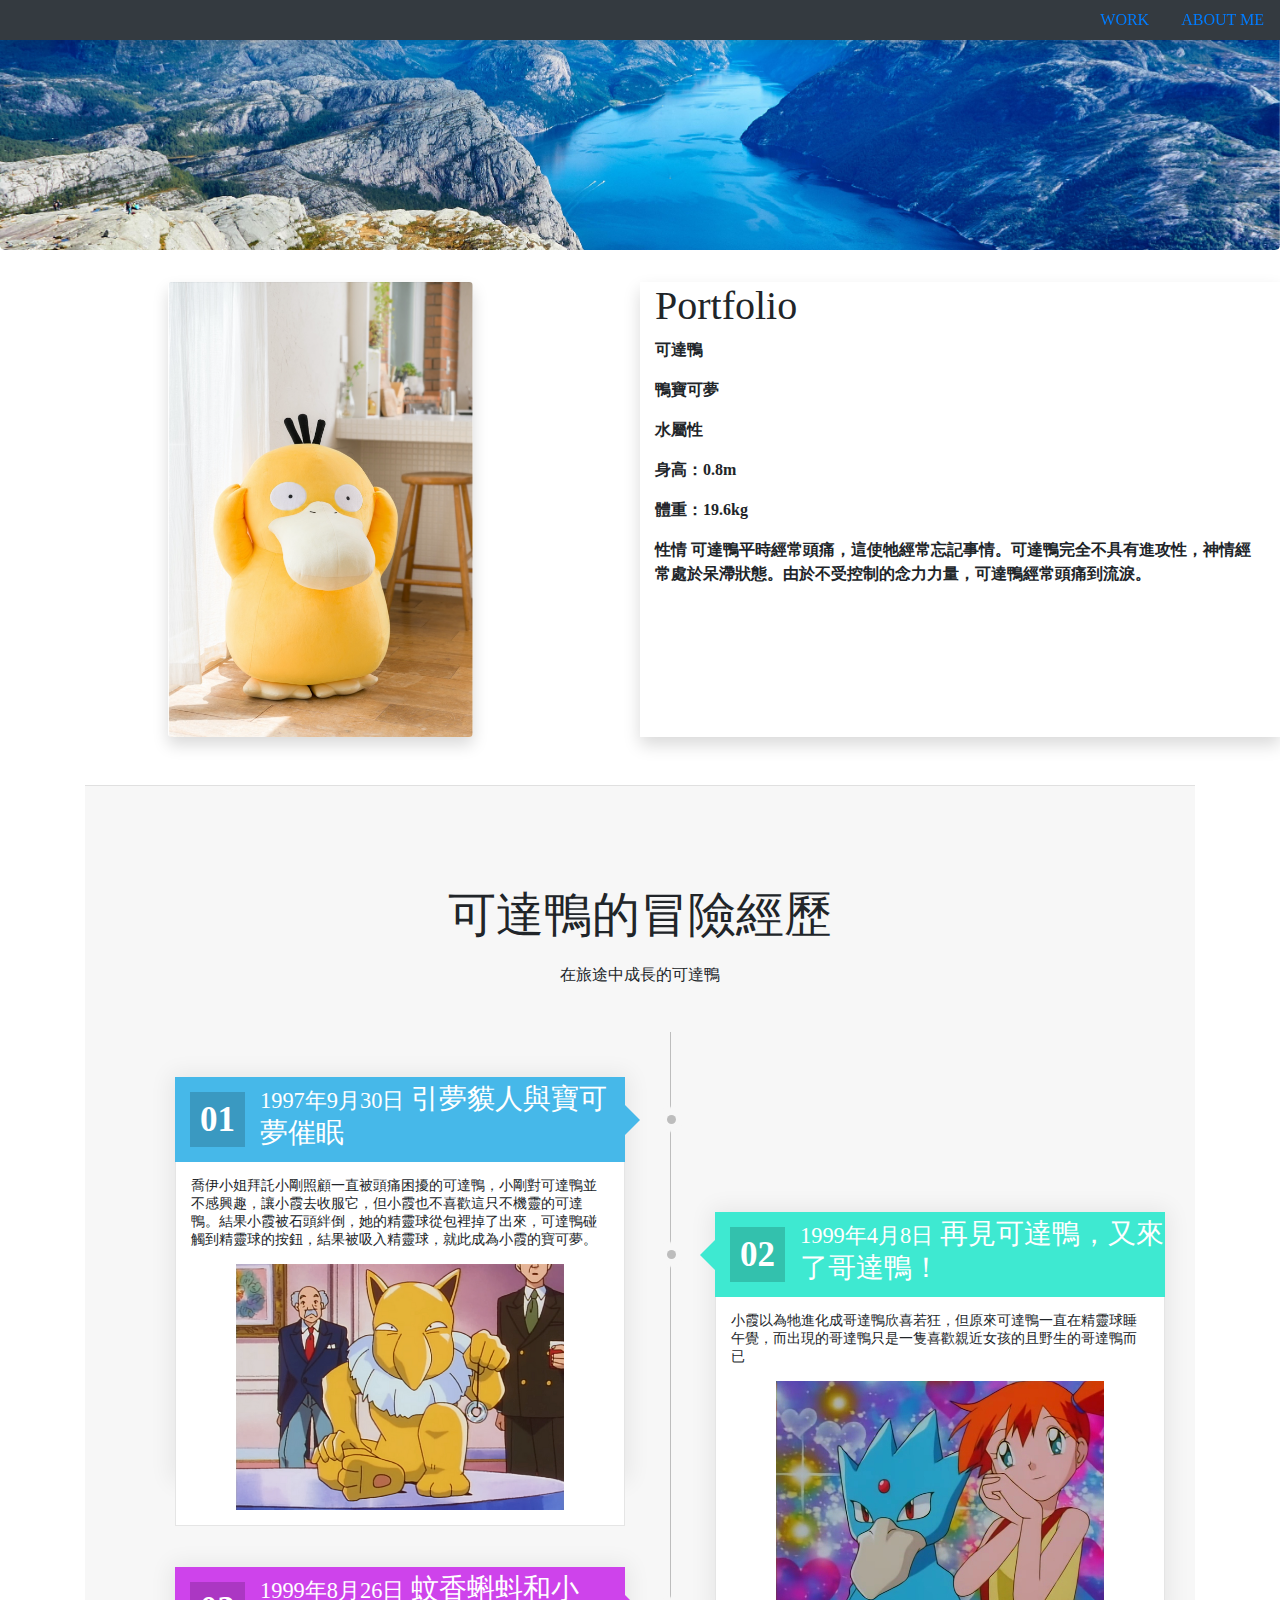
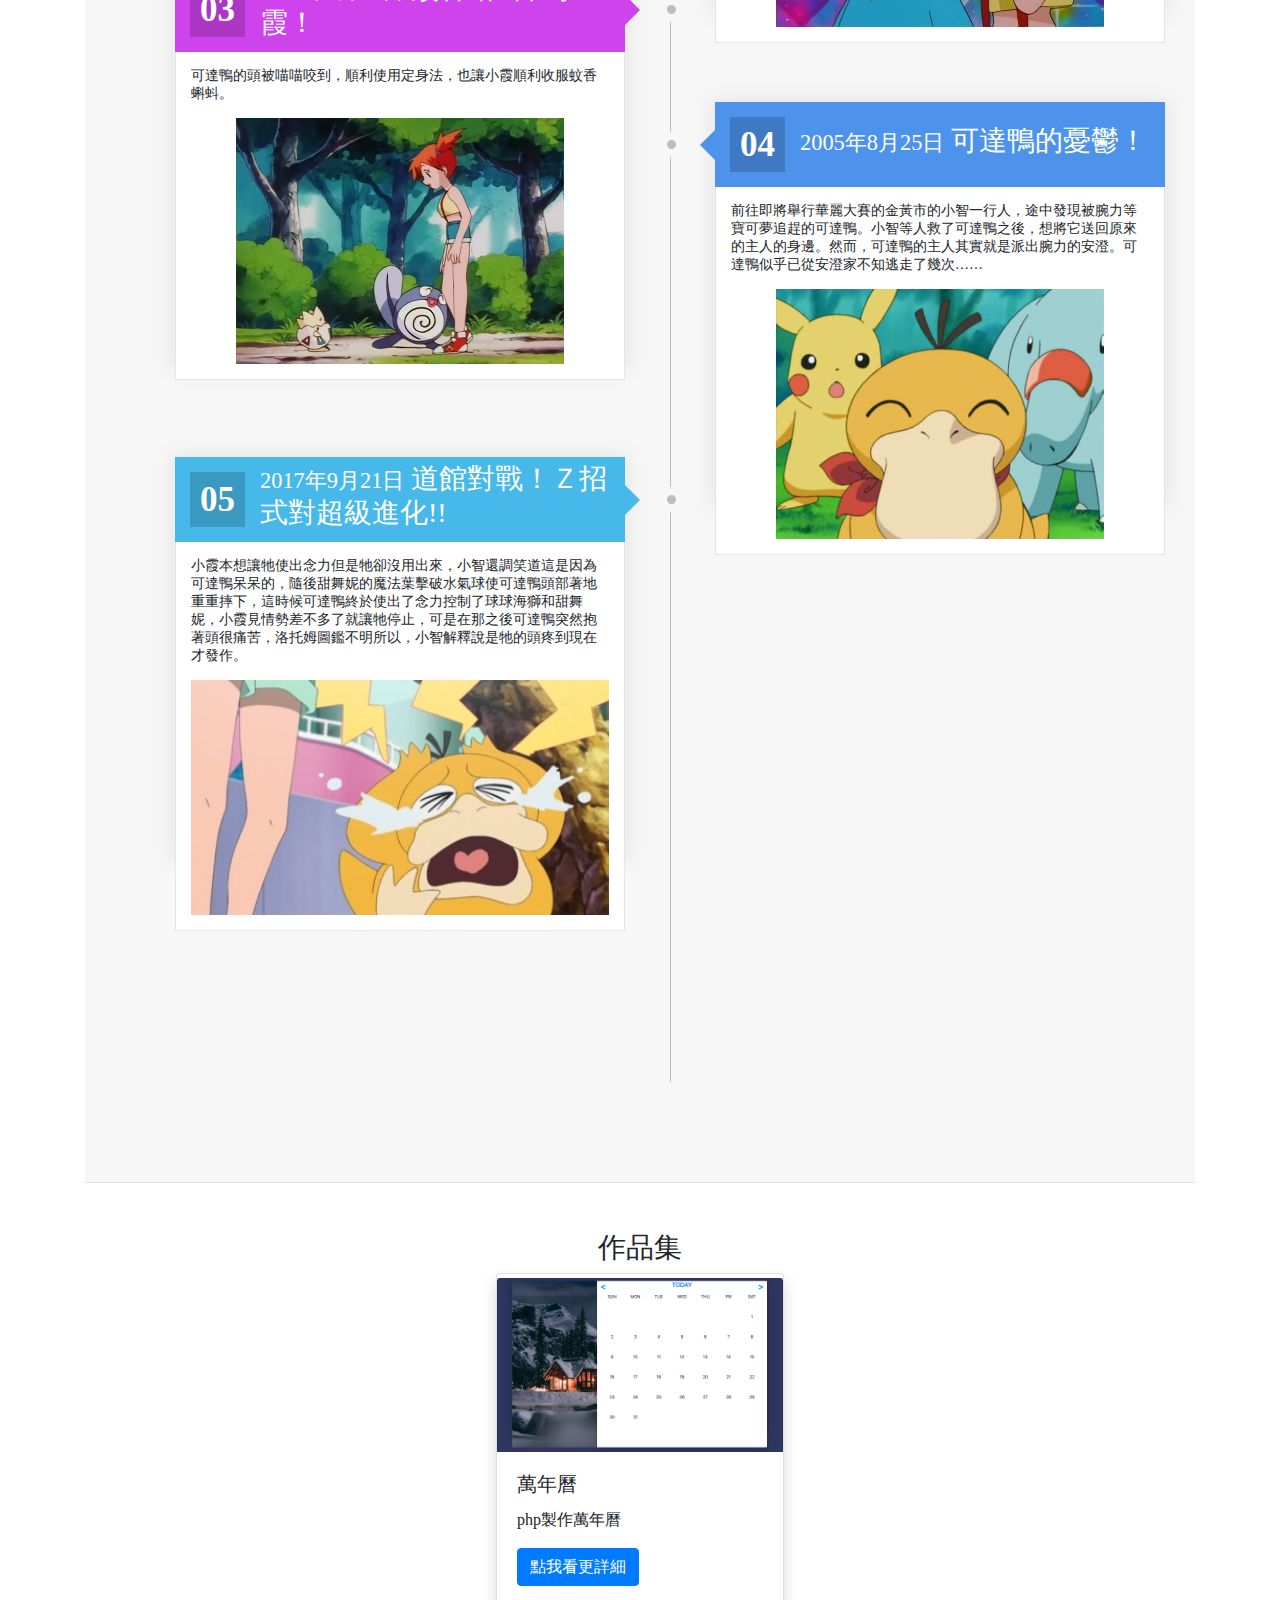
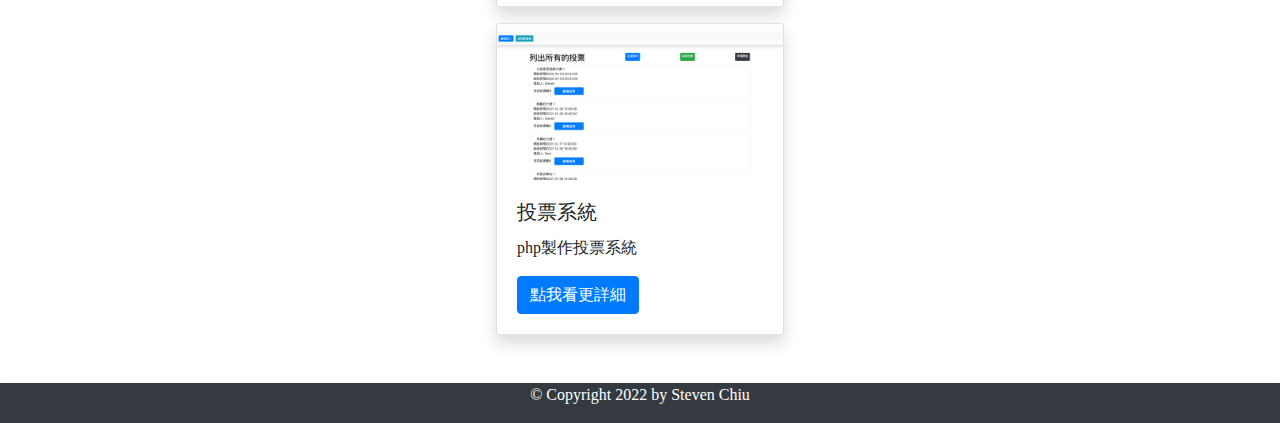
<file: index.html>
<!DOCTYPE html>
<html lang="en">

<head>
    <meta charset="UTF-8">
    <meta http-equiv="X-UA-Compatible" content="IE=edge">
    <meta name="viewport" content="width=device-width, initial-scale=1.0">
    <title>Portfolio</title>
    <link rel="stylesheet" href="https://cdn.jsdelivr.net/npm/bootstrap@4.6.1/dist/css/bootstrap.min.css">
    <script src="https://code.jquery.com/jquery-3.6.0.js" integrity="sha256-H+K7U5CnXl1h5ywQfKtSj8PCmoN9aaq30gDh27Xc0jk=" crossorigin="anonymous"></script>
    <link rel="stylesheet" href="./css/mystyle.css">
    <link rel="icon" href="img/logo.ico" type="image/x-icon">
    <link rel="stylesheet" href="https://use.fontawesome.com/releases/v5.15.4/css/all.css" integrity="sha384-DyZ88mC6Up2uqS4h/KRgHuoeGwBcD4Ng9SiP4dIRy0EXTlnuz47vAwmeGwVChigm" crossorigin="anonymous">
<!-- Global site tag (gtag.js) - Google Analytics -->
<script async src="https://www.googletagmanager.com/gtag/js?id=G-8JGVYHNNLZ"></script>
<script>
  window.dataLayer = window.dataLayer || [];
  function gtag(){dataLayer.push(arguments);}
  gtag('js', new Date());

  gtag('config', 'G-8JGVYHNNLZ');
</script>
</head>

<body style="height: 2000px;">
    <!-- top image  -->
    <div class="jumbotron p-0" style="overflow:hidden;height:250px">
        <a href="index.html">
            <div id="carouselExampleSlidesOnly" class="carousel slide  position-relative" data-ride="carousel">
                <div class="carousel-inner position-absolute" style="top:-250px">
                    <div class="carousel-item active">
                        <img class="d-block w-100" src="./img/landspace-01.jpeg" alt="First slide">
                    </div>
                    <div class="carousel-item">
                        <img class="d-block w-100" src="./img/landspace-02.jpeg" alt="Second slide">
                    </div>
                    <div class="carousel-item">
                        <img class="d-block w-100" src="./img/landspace-03.jpeg" alt="Third slide">
                    </div>
                </div>
            </div>
        </a>
    </div>
    <!-- top image end -->
    <!-- nav bar -->
    <ul class="nav navbar-dark bg-dark justify-content-end navbar-expand-lg fixed-top shadow">
        <li class="nav-item">
            <a class="nav-link" href="#work">WORK</a>
        </li>
        <li class="nav-item">
            <a class="nav-link" href="#portfolio">ABOUT ME</a>
        </li>
    </ul>
    <!-- nav bar end-->


    <!-- ABOUT ME -->
    <div class="container-fluid ">
        <div class="row justify-content-center">
            <div class="col-6 box bg-cover justify-content-center">
                <img class="w-50 shadow rounded mx-auto d-block" src="./img/me-img-001.png">

            </div>

            <div class="col-6 shadow" id="portfolio">
                <h1>Portfolio</h1>
                <p class="font-weight-bold">可達鴨</p>
                <p class="font-weight-bold">鴨寶可夢</p>
                <p class="font-weight-bold">水屬性</p>
                <p class="font-weight-bold">身高：0.8m</p>
                <p class="font-weight-bold">體重：19.6kg</p>
                <p class="font-weight-bold">性情 可達鴨平時經常頭痛，這使牠經常忘記事情。可達鴨完全不具有進攻性，神情經常處於呆滯狀態。由於不受控制的念力力量，可達鴨經常頭痛到流淚。
                </p>

            </div>
            <!-- <div class="col-6 box bg-cover" style="background-image: url('https://picsum.photos/id/1024/800/600')"> -->

            <!-- </div> -->

        </div>
    </div>
    <!-- ABOUT ME END-->

    <!-- hirstory -->
    <div class="container mt-5">
        <section id=timeline>
            <div>
                <h1>可達鴨的冒險經歷</h1>
            </div>
            <p class="leader">在旅途中成長的可達鴨</p>
            <div class="demo-card-wrapper">
                <div class="demo-card demo-card--step1">
                    <div class="head">
                        <div class="number-box">
                            <span>01</span>
                        </div>
                        <h3><span class="small">1997年9月30日</span> 引夢貘人與寶可夢催眠</h3>
                    </div>
                    <div class="body">
                        <p>喬伊小姐拜託小剛照顧一直被頭痛困擾的可達鴨，小剛對可達鴨並不感興趣，讓小霞去收服它，但小霞也不喜歡這只不機靈的可達鴨。結果小霞被石頭絆倒，她的精靈球從包裡掉了出來，可達鴨碰觸到精靈球的按鈕，結果被吸入精靈球，就此成為小霞的寶可夢。</p>
                        <img class="mx-auto" src="./img/hirstory-card-001.png" style="width: 328px;" alt="Graphic">
                    </div>
                </div>

                <div class="demo-card demo-card--step2">
                    <div class="head">
                        <div class="number-box">
                            <span>02</span>
                        </div>
                        <h3><span class="small">1999年4月8日</span> 再見可達鴨，又來了哥達鴨！</h3>
                    </div>
                    <div class="body">
                        <p>小霞以為牠進化成哥達鴨欣喜若狂，但原來可達鴨一直在精靈球睡午覺，而出現的哥達鴨只是一隻喜歡親近女孩的且野生的哥達鴨而已</p>
                        <img class="mx-auto" src="./img/hirstory-card-002.png" style="width: 328px;" alt="Graphic">
                    </div>
                </div>

                <div class="demo-card demo-card--step3">
                    <div class="head">
                        <div class="number-box">
                            <span>03</span>
                        </div>
                        <h3><span class="small">1999年8月26日</span> 蚊香蝌蚪和小霞！</h3>
                    </div>
                    <div class="body">
                        <p>可達鴨的頭被喵喵咬到，順利使用定身法，也讓小霞順利收服蚊香蝌蚪。</p>
                        <img class="mx-auto" src="./img/hirstory-card-003.png" style="width: 328px;" alt="Graphic">
                    </div>

                </div>

                <div class="demo-card demo-card--step4">
                    <div class="head">
                        <div class="number-box">
                            <span>04</span>
                        </div>
                        <h3><span class="small">2005年8月25日</span> 可達鴨的憂鬱！</h3>
                    </div>
                    <div class="body">
                        <p>前往即將舉行華麗大賽的金黃市的小智一行人，途中發現被腕力等寶可夢追趕的可達鴨。小智等人救了可達鴨之後，想將它送回原來的主人的身邊。然而，可達鴨的主人其實就是派出腕力的安澄。可達鴨似乎已從安澄家不知逃走了幾次……</p>
                        <img class="mx-auto" src="./img/hirstory-card-004.png" style="width: 328px;" alt="Graphic">
                    </div>
                </div>

                <div class="demo-card demo-card--step5">
                    <div class="head">
                        <div class="number-box">
                            <span>05</span>
                        </div>
                        <h3><span class="small">	2017年9月21日</span> 道館對戰！Ｚ招式對超級進化!!</h3>
                    </div>
                    <div class="body">
                        <p>小霞本想讓牠使出念力但是牠卻沒用出來，小智還調笑道這是因為可達鴨呆呆的，隨後甜舞妮的魔法葉擊破水氣球使可達鴨頭部著地重重摔下，這時候可達鴨終於使出了念力控制了球球海獅和甜舞妮，小霞見情勢差不多了就讓牠停止，可是在那之後可達鴨突然抱著頭很痛苦，洛托姆圖鑑不明所以，小智解釋說是牠的頭疼到現在才發作。</p>
                        <img class="mx-auto" src="./img/hirstory-card-005.jpeg" alt="Graphic">
                    </div>
                </div>

            </div>
        </section>
    </div>
    <!-- hirstoru end -->

    <!-- card start -->
    <div class="container mx-auto mb-5 row justify-content-around">
        <div class="col-12 mt-5 mx-auto">
            <h3 class="text-center" id="work">作品集</h3>
        </div>
        <div class="card shadow" style="width: 18rem;">
            <img src="./img/calendar-img-001.png" class="card-img-top mt-1">
            <div class="card-body">
                <h5 class="card-title">萬年曆</h5>
                <p class="card-text">php製作萬年曆</p>
                <button type="button" class="btn btn-primary openBtn" data-toggle="modal" data-target="#myModal">
                點我看更詳細
              </button>
            </div>
        </div>
        <!-- The Modal -->
        <div class="container mt-3">
            <div class="container">
                <!-- Button to Open the Modal -->
                <div class="modal" id="myModal">
                    <div class="modal-dialog modal-lg">
                        <div class="modal-content">

                            <!-- Modal Header -->
                            <div class="modal-header">
                                <h4 class="modal-title">萬年曆</h4>                    
                                <button type="button" class="close" data-dismiss="modal">&times;</button>
                            </div>

                            <!-- Modal body -->
                            <div class="modal-body">
                                <img src="./img/calendar-img-001.png" class="card-img-top"> 萬年曆
                            </div>

                            <!-- Modal footer -->
                            <div class="modal-footer">
                                <a class="btn btn-primary" href="http://220.128.133.15/s1100424/calendar">點擊連結</a>
                                <button type="button" class="btn btn-danger" data-dismiss="modal">Close</button>
                            </div>
                        </div>
                    </div>
                </div>
            </div>
        </div>
        <!-- card2  -->
        <div class="card shadow" style="width: 18rem;">
            <img src="./img/vote-img-001.png" class="card-img-top mt-1">
            <div class="card-body">
                <h5 class="card-title">投票系統</h5>
                <p class="card-text">php製作投票系統</p>
                <button type="button" class="btn btn-primary" data-toggle="modal" data-target="#myModal2">
                    點我看更詳細
                    </button>
            </div>
        </div>
        <!-- card2 end  -->
    </div>
    <!-- Modal end   -->
    <!-- The Modal -->
    <div class="container mt-3">
        <div class="container">
            <!-- Button to Open the Modal -->
            <div class="modal" id="myModal2">
                <div class="modal-dialog modal-lg">
                    <div class="modal-content">

                        <!-- Modal Header -->
                        <div class="modal-header">
                            <h4 class="modal-title">投票系統</h4>
                            <button type="button" class="close" data-dismiss="modal">&times;</button>
                        </div>

                        <!-- Modal body -->
                        <div class="modal-body">
                            <img src="./img/vote-img-001.png" class="card-img-top"> 投票系統
                        </div>

                        <!-- Modal footer -->
                        <div class="modal-footer">
                            <a class="btn btn-primary" href="http://220.128.133.15/s1100424/">點擊連結</a>
                            <button type="button" class="btn btn-danger" data-dismiss="modal">Close</button>
                        </div>
                    </div>
                </div>
            </div>
        </div>
    </div>
    </div>
    <!-- Modal end   -->
    <!-- card end  -->


    <footer>
        <ul class="nav navbar-dark bg-dark justify-content-center navbar-expand-lg shadow">
            <li class="nav-item">
                <p class="text-white">© Copyright 2022 by Steven Chiu</p>
            </li>
            <div class=" d-flex justify-content-end">
                <a href="http://instagram.com"><i class="fab fa-instagram"></i></a>
                <a href="http://google.com"><i class="far fa-envelope"></i></a>
                <a href="http://facebook.com"><i class="fab fa-facebook"></i></a>
            </div>
        </ul>
    </footer>

</body>
<script>
    // $(document).ready(function() {


    //     $(".openBtn").click(function() {

    //         console.log('delBtn ok');
    //     });
    // });


    var myModal = document.getElementById('myModal')
    var myInput = document.getElementById('myInput')

    myModal.addEventListener('shown.bs.modal', function() {
        myInput.focus()
    })
</script>
<script src="https://cdn.jsdelivr.net/npm/jquery@3.5.1/dist/jquery.slim.min.js"></script>
<script src="https://cdn.jsdelivr.net/npm/popper.js@1.16.1/dist/umd/popper.min.js"></script>
<script src="https://cdn.jsdelivr.net/npm/bootstrap@4.6.1/dist/js/bootstrap.bundle.min.js"></script>

</html>
</file>
<file: css/mystyle.css>
/* Media Queries */


/* Card sizing */


/* Colors */


/* Calculations */


/* Placeholders */

@media (min-width: 1000px) {
    #timeline .demo-card:nth-child(even) .head::after,
    #timeline .demo-card:nth-child(odd) .head::after {
        position: absolute;
        content: "";
        width: 0;
        height: 0;
        border-top: 15px solid transparent;
        border-bottom: 15px solid transparent;
    }
    #timeline .demo-card:nth-child(even) .head::before,
    #timeline .demo-card:nth-child(odd) .head::before {
        position: absolute;
        content: "";
        width: 9px;
        height: 9px;
        background-color: #bdbdbd;
        border-radius: 9px;
        box-shadow: 0px 0px 2px 8px #f7f7f7;
    }
}


/* Some Cool Stuff */

.demo-card:nth-child(1) {
    order: 1;
}

.demo-card:nth-child(2) {
    order: 4;
}

.demo-card:nth-child(3) {
    order: 2;
}

.demo-card:nth-child(4) {
    order: 5;
}

.demo-card:nth-child(5) {
    order: 3;
}

.demo-card:nth-child(6) {
    order: 6;
}


/* Border Box */

* {
    box-sizing: border-box;
}


/* Fonts */

body {
    font-family: Roboto;
}

#timeline {
    padding: 100px 0;
    background: #f7f7f7;
    border-top: 1px solid rgba(191, 191, 191, 0.4);
    border-bottom: 1px solid rgba(191, 191, 191, 0.4);
}

#timeline h1 {
    text-align: center;
    font-size: 3rem;
    font-weight: 200;
    margin-bottom: 20px;
}

#timeline p.leader {
    text-align: center;
    max-width: 90%;
    margin: auto;
    margin-bottom: 45px;
}

#timeline .demo-card-wrapper {
    position: relative;
    margin: auto;
}

@media (min-width: 1000px) {
    #timeline .demo-card-wrapper {
        display: flex;
        flex-flow: column wrap;
        width: 1170px;
        height: 1650px;
        margin: 0 auto;
    }
}

#timeline .demo-card-wrapper::after {
    z-index: 1;
    content: "";
    position: absolute;
    top: 0;
    bottom: 0;
    left: 50%;
    border-left: 1px solid rgba(191, 191, 191, 0.4);
}

@media (min-width: 1000px) {
    #timeline .demo-card-wrapper::after {
        border-left: 1px solid #bdbdbd;
    }
}

#timeline .demo-card {
    position: relative;
    display: block;
    margin: 10px auto 80px;
    max-width: 94%;
    z-index: 2;
}

@media (min-width: 480px) {
    #timeline .demo-card {
        max-width: 60%;
        box-shadow: 0px 1px 22px 4px rgba(0, 0, 0, 0.07);
    }
}

@media (min-width: 720px) {
    #timeline .demo-card {
        max-width: 40%;
    }
}

@media (min-width: 1000px) {
    #timeline .demo-card {
        max-width: 450px;
        height: 400px;
        margin: 90px;
        margin-top: 45px;
        margin-bottom: 45px;
    }
    #timeline .demo-card:nth-child(odd) {
        margin-right: 45px;
    }
    #timeline .demo-card:nth-child(odd) .head::after {
        border-left-width: 15px;
        border-left-style: solid;
        left: 100%;
    }
    #timeline .demo-card:nth-child(odd) .head::before {
        left: 491.5px;
    }
    #timeline .demo-card:nth-child(even) {
        margin-left: 45px;
    }
    #timeline .demo-card:nth-child(even) .head::after {
        border-right-width: 15px;
        border-right-style: solid;
        right: 100%;
    }
    #timeline .demo-card:nth-child(even) .head::before {
        right: 489.5px;
    }
    #timeline .demo-card:nth-child(2) {
        margin-top: 180px;
    }
}

#timeline .demo-card .head {
    position: relative;
    display: flex;
    align-items: center;
    color: #fff;
    font-weight: 400;
}

#timeline .demo-card .head .number-box {
    display: inline;
    float: left;
    margin: 15px;
    padding: 10px;
    font-size: 35px;
    line-height: 35px;
    font-weight: 600;
    background: rgba(0, 0, 0, 0.17);
}

#timeline .demo-card .head h2 {
    text-transform: uppercase;
    font-size: 1.3rem;
    font-weight: inherit;
    letter-spacing: 2px;
    margin: 0;
    padding-bottom: 6px;
    line-height: 1rem;
}

@media (min-width: 480px) {
    #timeline .demo-card .head h2 {
        font-size: 165%;
        line-height: 1.2rem;
    }
}

#timeline .demo-card .head h2 span {
    display: block;
    font-size: 0.6rem;
    margin: 0;
}

@media (min-width: 480px) {
    #timeline .demo-card .head h2 span {
        font-size: 0.8rem;
    }
}

#timeline .demo-card .body {
    background: #fff;
    border: 1px solid rgba(191, 191, 191, 0.4);
    border-top: 0;
    padding: 15px;
}

@media (min-width: 1000px) {
    #timeline .demo-card .body {
        /* height: 315px; */
    }
}

#timeline .demo-card .body p {
    font-size: 14px;
    line-height: 18px;
    margin-bottom: 15px;
}

#timeline .demo-card .body img {
    display: block;
    width: 100%;
}

#timeline .demo-card--step1 {
    background-color: #46b8e9;
}

#timeline .demo-card--step1 .head::after {
    border-color: #46b8e9;
}

#timeline .demo-card--step2 {
    background-color: #3ee9d1;
}

#timeline .demo-card--step2 .head::after {
    border-color: #3ee9d1;
}

#timeline .demo-card--step3 {
    background-color: #ce43eb;
}

#timeline .demo-card--step3 .head::after {
    border-color: #ce43eb;
}

#timeline .demo-card--step4 {
    background-color: #4d92eb;
}

#timeline .demo-card--step4 .head::after {
    border-color: #4d92eb;
}

#timeline .demo-card--step5 {
    background-color: #46b8e9;
}

#timeline .demo-card--step5 .head::after {
    border-color: #46b8e9;
}
</file>
